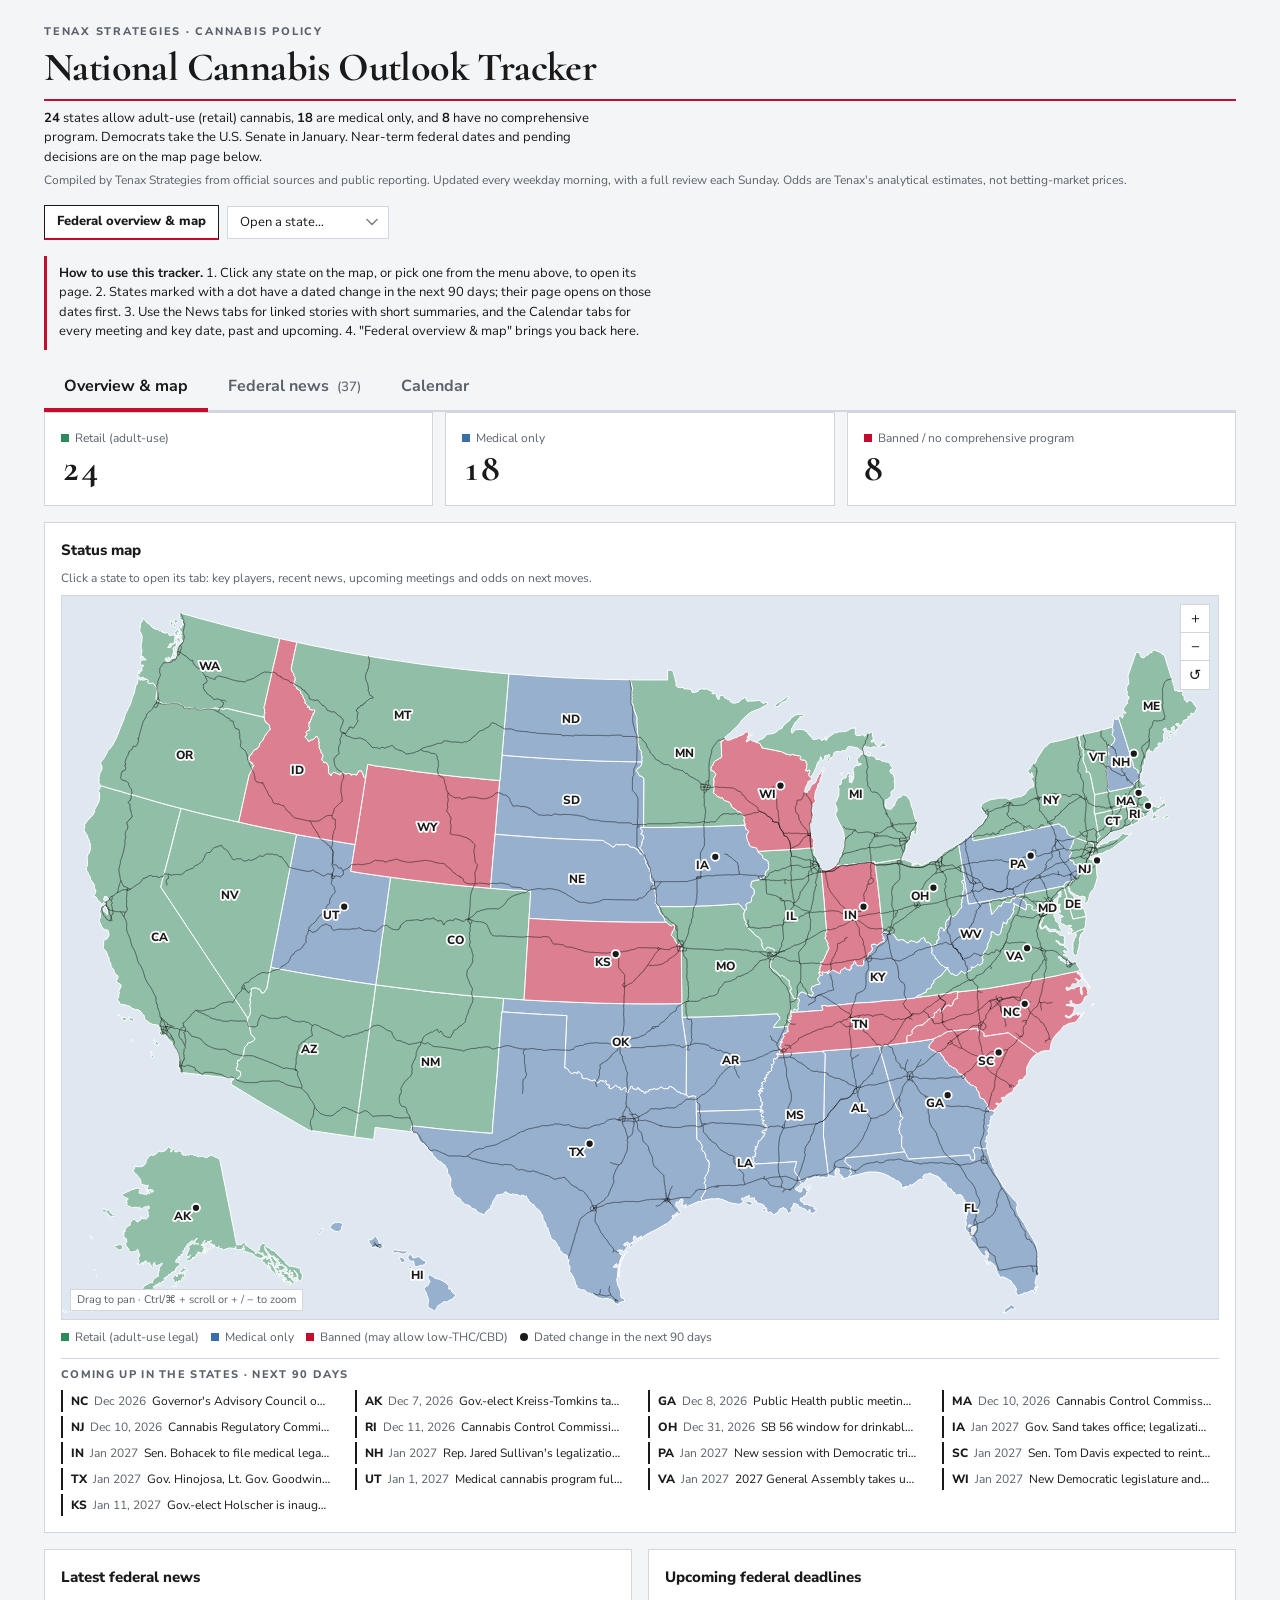
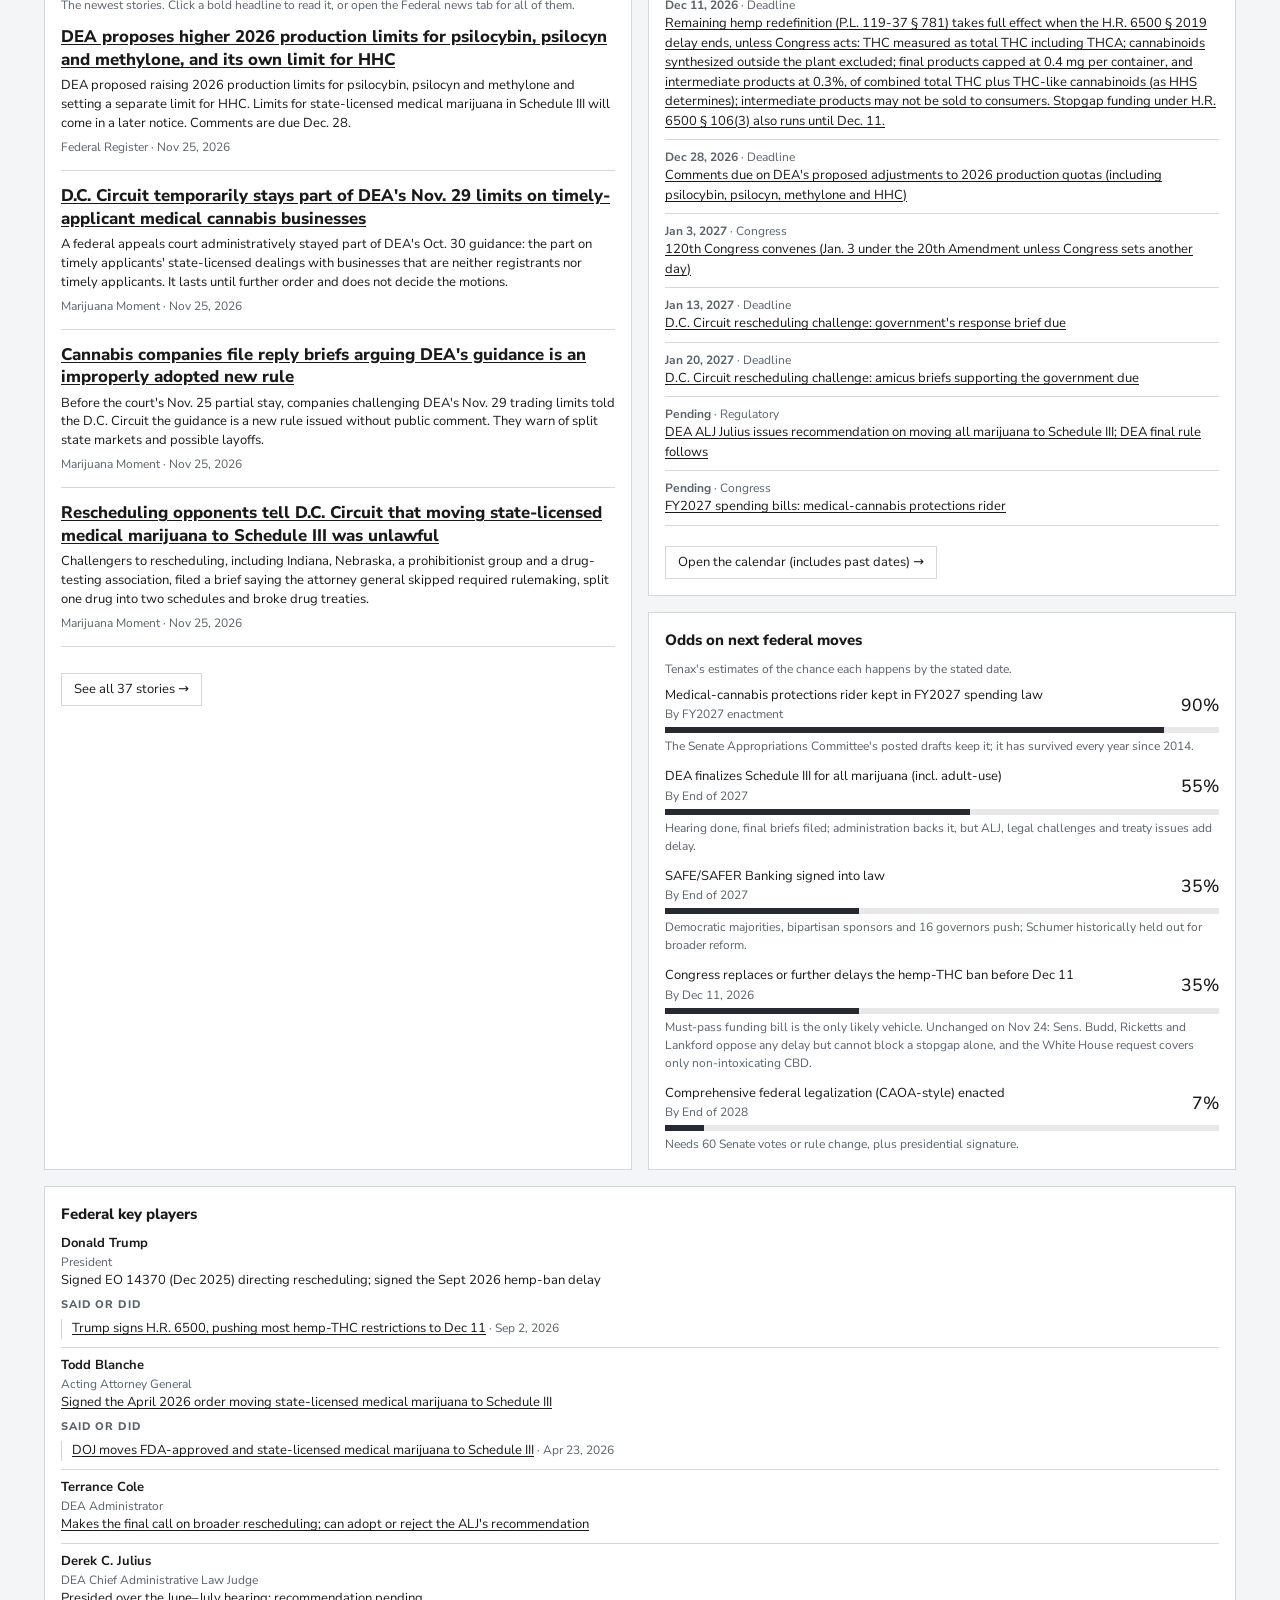
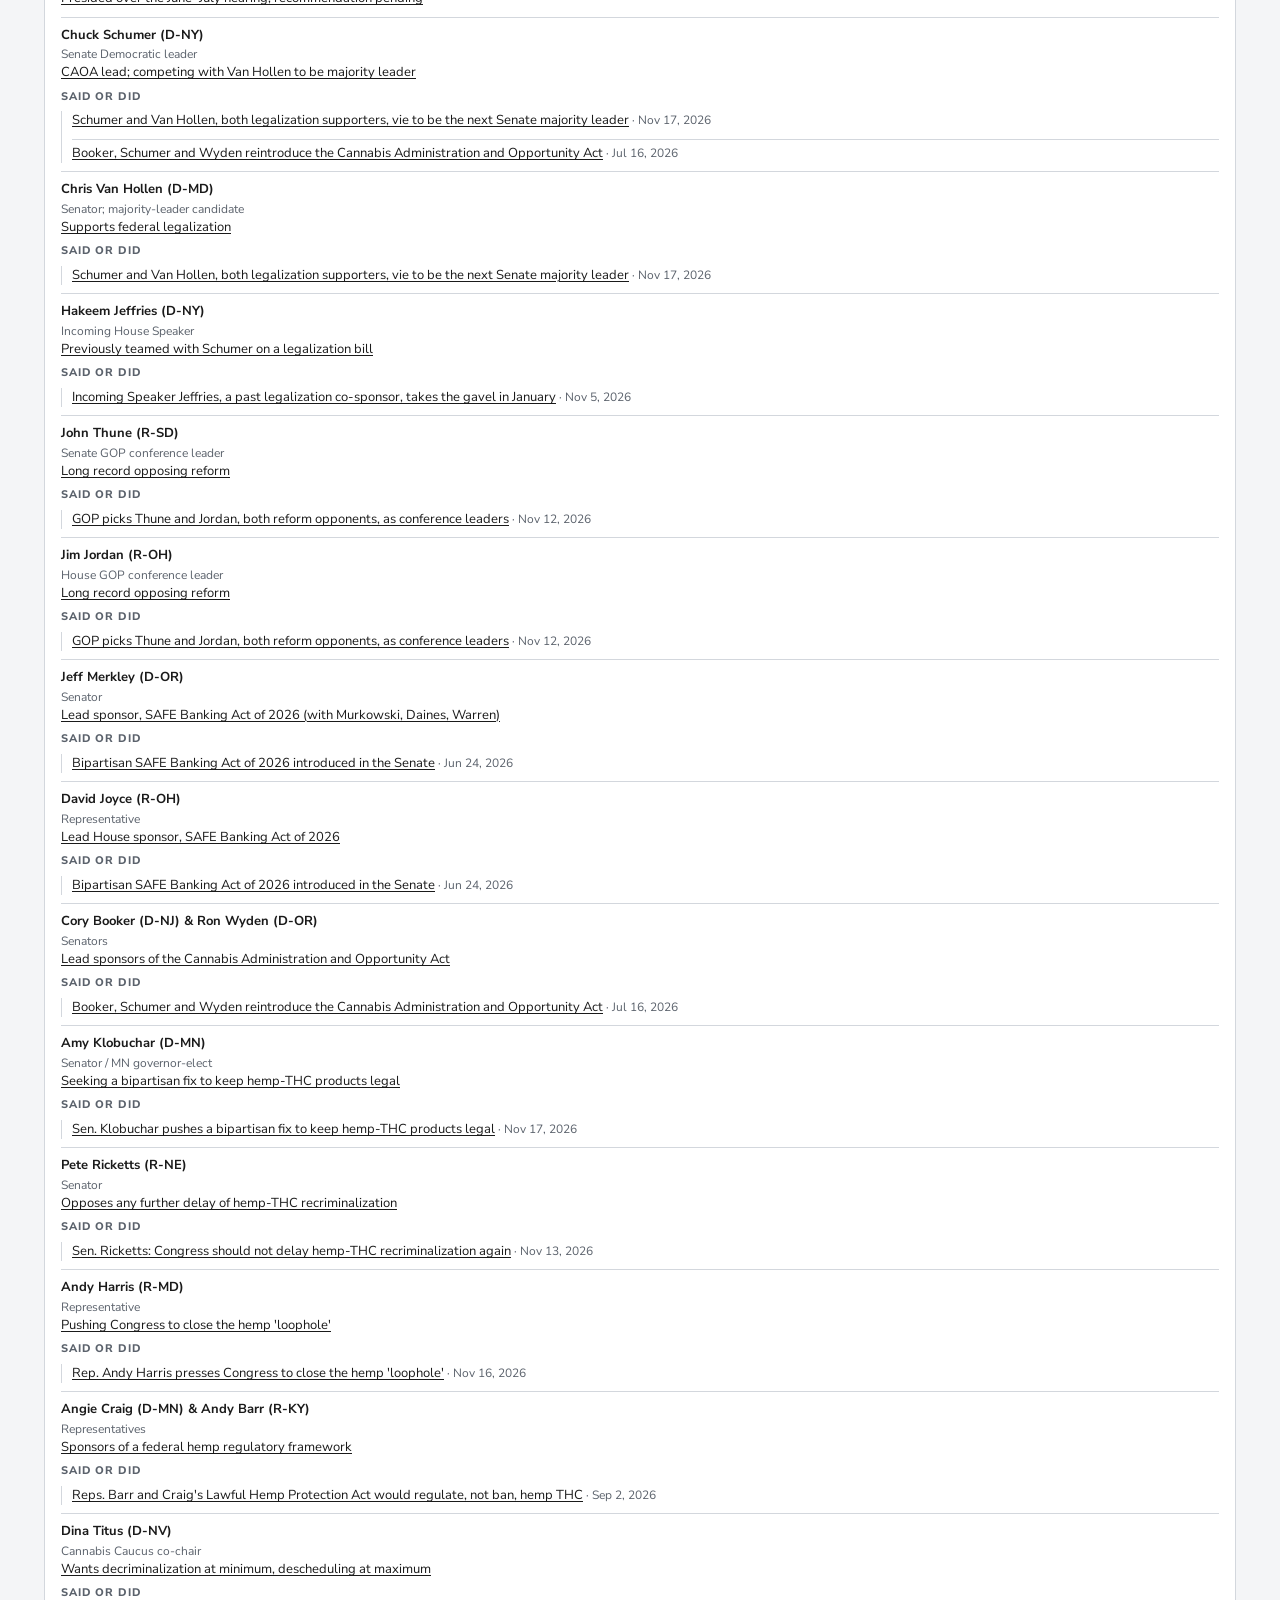
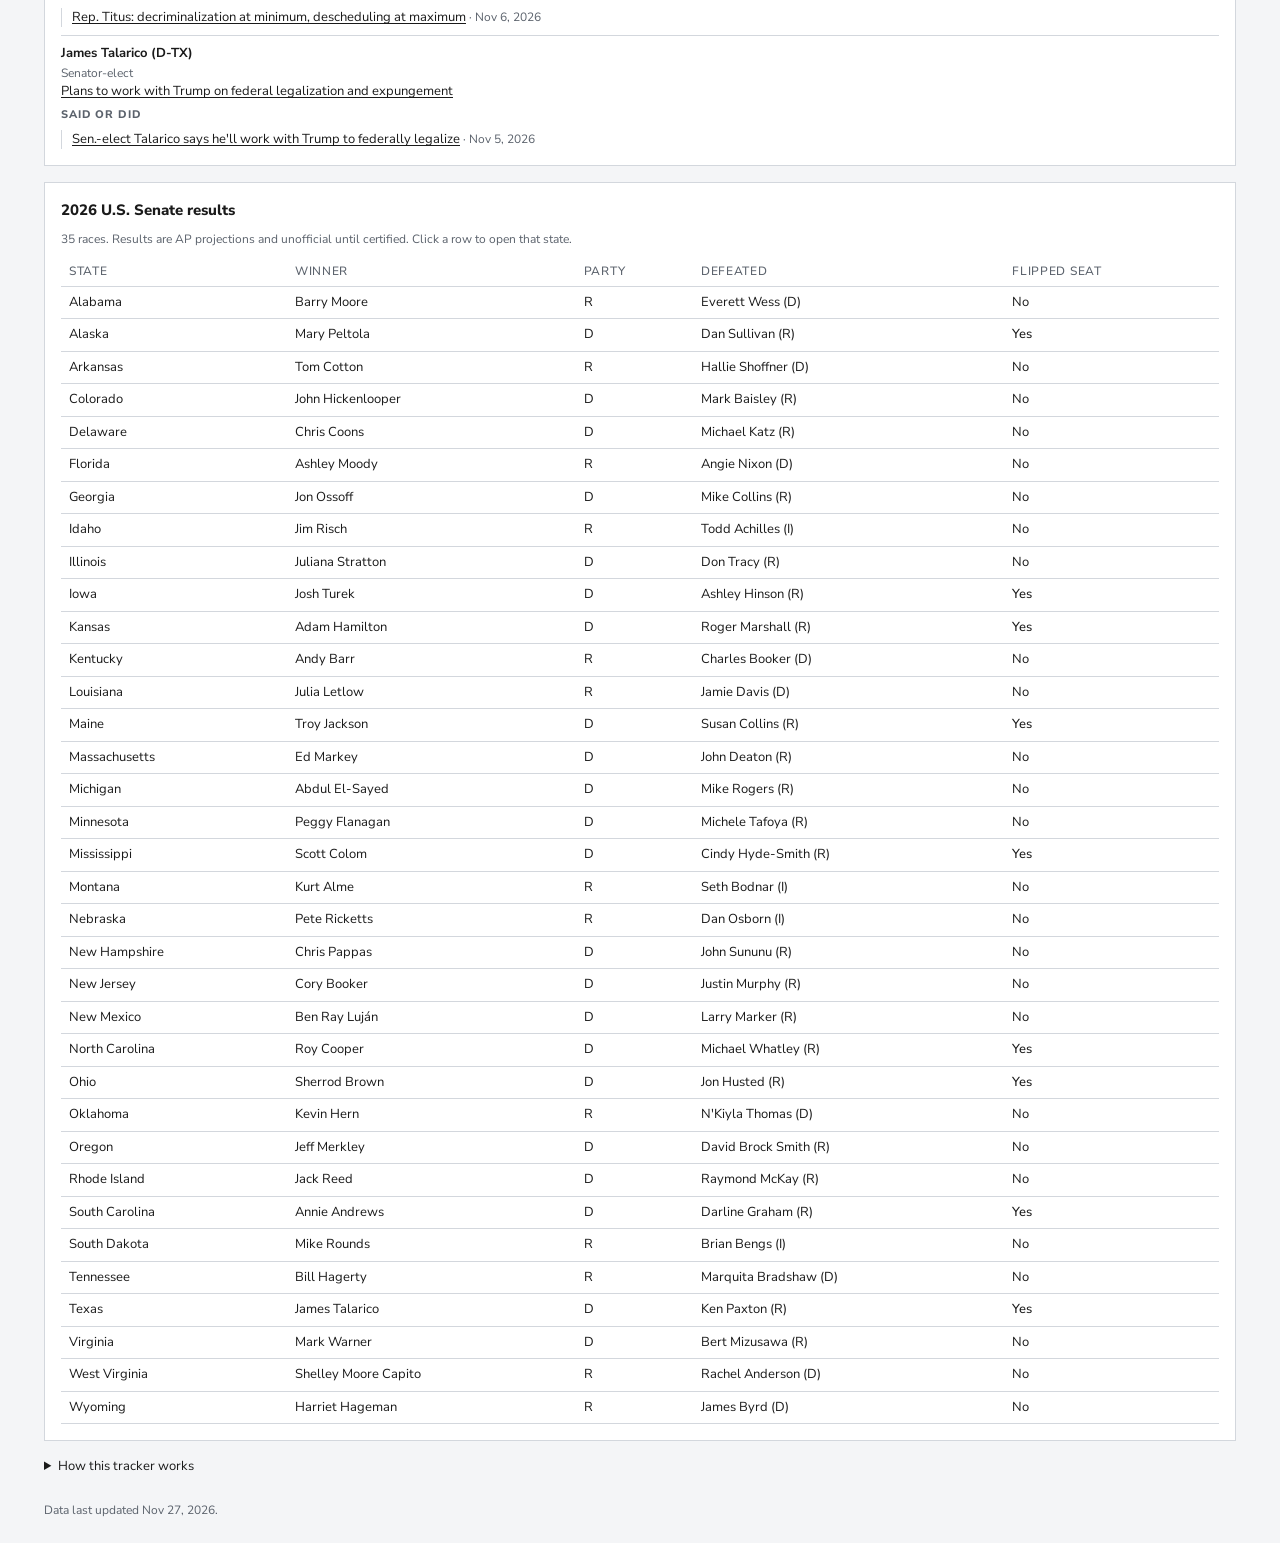
<file: index.html>
<!doctype html>
<html lang="en">
<head>
<meta charset="utf-8">
<meta name="viewport" content="width=device-width, initial-scale=1">
<!-- Keeps this page out of search engines, so it is reached only by its link.
     Delete the next line to let search engines list it. -->
<meta name="robots" content="noindex">
<title>National Cannabis Outlook Tracker | Tenax Strategies</title>
<link rel="icon" href="data:,">
<link rel="stylesheet" href="assets/tokens.css">
</head>
<body>
<!--
  This file is the standalone shell. It holds none of the tracker's content.
  The tracker's page is page/index.html and its data is data/*.json; both are
  replaced by the daily publish. See HANDOFF.md.
-->
<main id="dash-root" aria-busy="true"><p class="dash-boot">Loading the tracker…</p></main>
<p id="dash-foot" class="dash-foot" hidden></p>
<noscript><p class="dash-boot">This tracker needs JavaScript turned on.</p></noscript>
<script src="assets/d3.min.js"></script>
<script src="assets/runtime.js"></script>
</body>
</html>
</file>
<file: assets/tokens.css>
/*
 * Design tokens and base styles for the standalone tracker.
 *
 * Inside Claude, the dashboard framework supplies these custom properties and
 * fills them from the tracker's saved look ("Tenax Civic"). This file supplies
 * the same names so the tracker's own page (page/index.html) renders unchanged.
 *
 * COLORS, FONTS, TEXT SIZES and CORNERS below are copied from the tracker's
 * saved look. SPACING (--cds-gap-*, --cds-pad-*) and the medium font weight are
 * approximations: the framework's own values are not published. Adjust them
 * here if the standalone page looks tighter or looser than the tracker.
 */

/* Open-licensed faces for readers who do not have the brand fonts installed.
   Avenir stays first in the text stack, so readers who have it still get it. */
@font-face {
  font-family: "Cormorant";
  font-style: normal;
  font-display: swap;
  font-weight: 300 700;
  src: url(fonts/cormorant-latin-ext-wght-normal.woff2) format("woff2");
  unicode-range: U+0100-02BA, U+02BD-02C5, U+02C7-02CC, U+02CE-02D7, U+02DD-02FF, U+0304, U+0308, U+0329, U+1D00-1DBF, U+1E00-1E9F, U+1EF2-1EFF, U+2020, U+20A0-20AB, U+20AD-20C0, U+2113, U+2C60-2C7F, U+A720-A7FF;
}
@font-face {
  font-family: "Cormorant";
  font-style: normal;
  font-display: swap;
  font-weight: 300 700;
  src: url(fonts/cormorant-latin-wght-normal.woff2) format("woff2");
  unicode-range: U+0000-00FF, U+0131, U+0152-0153, U+02BB-02BC, U+02C6, U+02DA, U+02DC, U+0304, U+0308, U+0329, U+2000-206F, U+20AC, U+2122, U+2191, U+2193, U+2212, U+2215, U+FEFF, U+FFFD;
}
@font-face {
  font-family: "Nunito Sans";
  font-style: normal;
  font-display: swap;
  font-weight: 200 1000;
  src: url(fonts/nunito-sans-latin-ext-wght-normal.woff2) format("woff2");
  unicode-range: U+0100-02BA, U+02BD-02C5, U+02C7-02CC, U+02CE-02D7, U+02DD-02FF, U+0304, U+0308, U+0329, U+1D00-1DBF, U+1E00-1E9F, U+1EF2-1EFF, U+2020, U+20A0-20AB, U+20AD-20C0, U+2113, U+2C60-2C7F, U+A720-A7FF;
}
@font-face {
  font-family: "Nunito Sans";
  font-style: normal;
  font-display: swap;
  font-weight: 200 1000;
  src: url(fonts/nunito-sans-latin-wght-normal.woff2) format("woff2");
  unicode-range: U+0000-00FF, U+0131, U+0152-0153, U+02BB-02BC, U+02C6, U+02DA, U+02DC, U+0304, U+0308, U+0329, U+2000-206F, U+20AC, U+2122, U+2191, U+2193, U+2212, U+2215, U+FEFF, U+FFFD;
}

:root {
  color-scheme: light dark;

  /* ---- From the tracker's look: light theme ---- */
  --color-bg: #F4F5F7;            /* ground */
  --color-panel: #FFFFFF;         /* card */
  --color-fg: #1A1A1A;            /* text */
  --color-fg-muted: #5B626C;      /* muted */
  --color-border-line: #D3D7DD;   /* border */
  --color-ok: #1F6B45;            /* good */
  --color-warn: #8A5A00;          /* warning */
  --color-bad: #A50A26;           /* bad */
  --dash-c0: #2E8A5B;
  --dash-c1: #3A6EA8;
  --dash-c2: #C60C2E;
  --dash-c3: #272B31;
  --dash-c4: #8A919B;
  --dash-c5: #C98A00;
  --dash-shadow: 0 4px 16px rgb(0 0 0 / 0.14);

  /* ---- From the tracker's look: type and corners ---- */
  --font-anthropic-sans: Avenir, "Avenir Next", "Nunito Sans", system-ui, sans-serif;
  --font-anthropic-serif: Cormorant, "Cormorant Garamond", Georgia, serif;
  --cds-font-size-caption: 12px;
  --cds-font-size-body: 13px;
  --cds-font-size-heading: 15px;
  --cds-font-size-title: 40px;
  --cds-radius: 0px;

  /* ---- Approximations (see note at the top of this file) ---- */
  --cds-font-weight-medium: 500;
  --cds-gap-xs: 4px;
  --cds-gap-sm: 8px;
  --cds-gap-md: 12px;
  --cds-gap-lg: 16px;
  --cds-gap-xl: 24px;
  --cds-pad-xs: 4px;
  --cds-pad-sm: 8px;
  --cds-pad-md: 12px;
  --cds-pad-lg: 16px;
  --cds-pad-xl: 24px;
  --dash-gutter: 24px;
  --dash-max-width: 1240px;

  /* ---- Derived, as the framework derives them from the colors above ---- */
  --dash-c6: var(--dash-c0);
  --dash-c7: var(--dash-c1);
  --cds-surface-popover: var(--color-panel);
  --cds-border: var(--color-border-line);
  --cds-shadow-popover: var(--dash-shadow);
  --cds-text-secondary: var(--color-fg-muted);
  --cds-chart-grid: color-mix(in srgb, var(--color-fg) 10%, var(--color-panel));
  --cds-chart-axis: color-mix(in srgb, var(--color-fg) 28%, var(--color-panel));
  --cds-chart-muted: var(--dash-c4);
  --cds-chart-reference: var(--color-fg-muted);
  --cds-chart-status-critical: var(--color-bad);
  --cds-dur-slow: 400ms;
  --cds-ease-out: cubic-bezier(0.2, 0.8, 0.2, 1);
}

/* ---- From the tracker's look: dark theme (follows the reader's device) ---- */
@media (prefers-color-scheme: dark) {
  :root {
    --color-bg: #0F1113;
    --color-panel: #17191C;
    --color-fg: #F4F5F7;
    --color-fg-muted: #9AA1AB;
    --color-border-line: #2E3238;
    --color-ok: #7BD3A1;
    --color-warn: #F2C14E;
    --color-bad: #F28A99;
    --dash-c0: #3FAE74;
    --dash-c1: #5A8FCB;
    --dash-c2: #EC5A70;
    --dash-c3: #F4F5F7;
    --dash-c4: #7C838D;
    --dash-c5: #D9A21E;
    --dash-shadow: 0 4px 16px rgb(0 0 0 / 0.5);
  }
}

/* Print always uses the light theme. */
@media print {
  :root {
    color-scheme: light;
    --color-bg: #F4F5F7;
    --color-panel: #FFFFFF;
    --color-fg: #1A1A1A;
    --color-fg-muted: #5B626C;
    --color-border-line: #D3D7DD;
    --color-ok: #1F6B45;
    --color-warn: #8A5A00;
    --color-bad: #A50A26;
    --dash-c0: #2E8A5B;
    --dash-c1: #3A6EA8;
    --dash-c2: #C60C2E;
    --dash-c3: #272B31;
    --dash-c4: #8A919B;
    --dash-c5: #C98A00;
  }
}

/* ---- Base styles the framework would otherwise set ---- */
*, *::before, *::after { box-sizing: border-box; }

html { -webkit-text-size-adjust: 100%; text-size-adjust: 100%; }

body {
  margin: 0;
  background: var(--color-bg);
  color: var(--color-fg);
  font-family: var(--font-anthropic-sans);
  font-size: var(--cds-font-size-body);
  line-height: 1.5;
  -webkit-font-smoothing: antialiased;
}

#dash-root {
  max-width: var(--dash-max-width);
  margin: 0 auto;
  padding: var(--dash-gutter);
}

@media (max-width: 560px) {
  :root { --dash-gutter: 14px; }
}

#dash-root a { color: inherit; text-underline-offset: 2px; }
#dash-root summary { cursor: pointer; }
#dash-root [hidden] { display: none !important; }

/* The one control class the framework styles for a page. */
.dash-select {
  font: inherit;
  color: var(--color-fg);
  background-color: var(--color-panel);
  background-image: url("data:image/svg+xml,%3Csvg xmlns='http://www.w3.org/2000/svg' width='12' height='8' viewBox='0 0 12 8'%3E%3Cpath d='M1 1.5l5 5 5-5' fill='none' stroke='%237C838D' stroke-width='1.6' stroke-linecap='round' stroke-linejoin='round'/%3E%3C/svg%3E");
  background-repeat: no-repeat;
  background-position: right 10px center;
  border: 1px solid var(--color-border-line);
  border-radius: var(--cds-radius);
  padding: 6px 32px 6px 12px;
  max-width: 100%;
  -webkit-appearance: none;
  appearance: none;
  cursor: pointer;
}

/* Placeholder class the framework offers; the page removes it when data arrives. */
.dash-skeleton {
  color: transparent !important;
  background: var(--cds-chart-grid);
  border-radius: var(--cds-radius);
  min-height: 1em;
}
.dash-skeleton > * { visibility: hidden; }

/* ---- Messages from the standalone runtime itself ---- */
.dash-boot,
.dash-note {
  max-width: var(--dash-max-width);
  margin: 0 auto;
  padding: var(--dash-gutter);
  color: var(--color-fg-muted);
}
.dash-note {
  padding-top: 10px;
  padding-bottom: 10px;
  border-bottom: 1px solid var(--color-border-line);
  background: var(--color-panel);
  color: var(--color-fg);
  max-width: none;
  text-align: center;
}
.dash-foot {
  max-width: var(--dash-max-width);
  margin: 0 auto;
  padding: 0 var(--dash-gutter) var(--dash-gutter);
  color: var(--color-fg-muted);
  font-size: var(--cds-font-size-caption);
}
@media print {
  .dash-note { display: none; }
}
</file>
